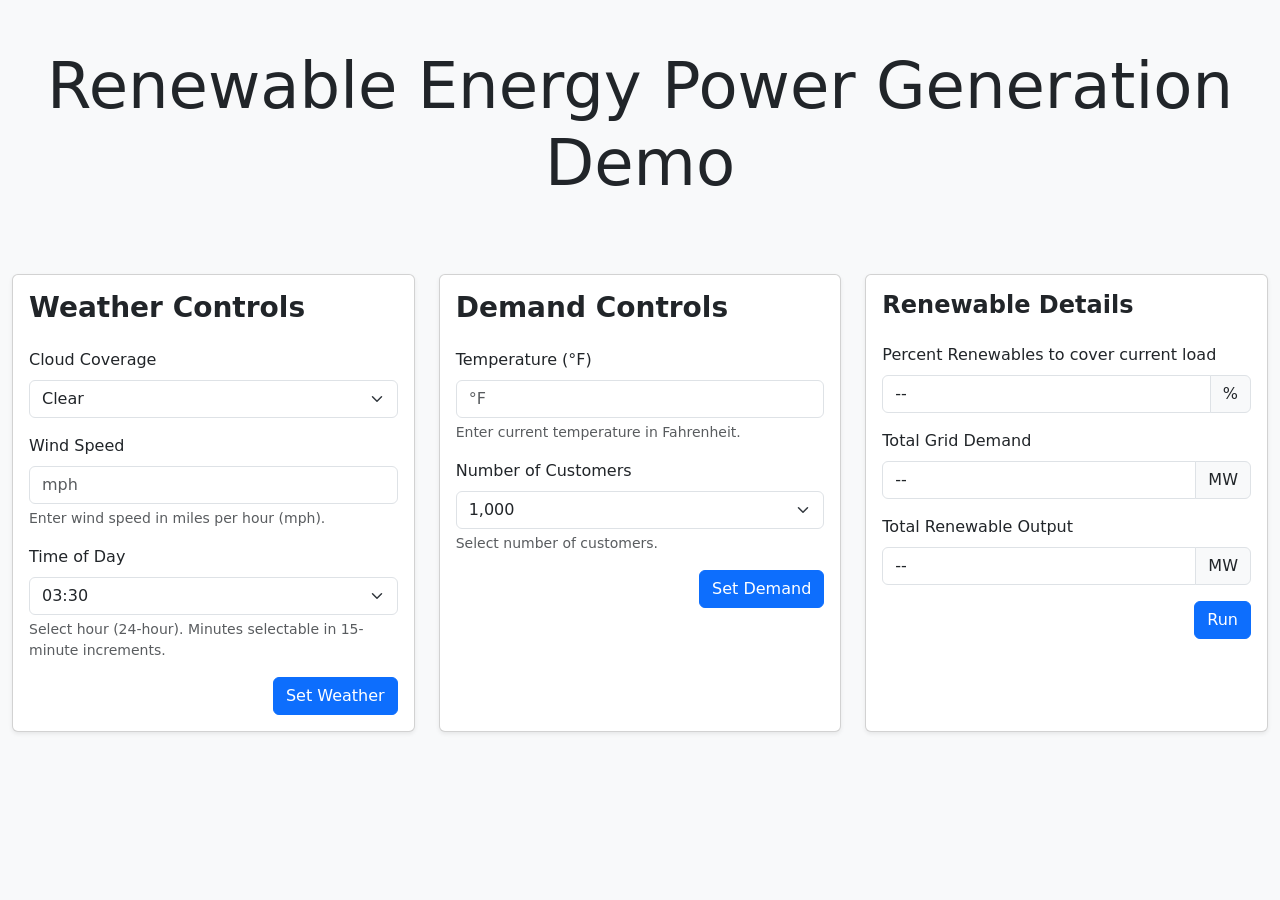
<file: demand-forecast/website/index.html>
<!doctype html>
<html lang="en">
  <head>
    <meta charset="utf-8">
    <meta name="viewport" content="width=device-width, initial-scale=1">
    <title>Weather & Renewable Details</title>
    <!-- Bootstrap CSS -->
    <link href="https://cdn.jsdelivr.net/npm/bootstrap@5.3.2/dist/css/bootstrap.min.css" rel="stylesheet">
    <!-- Custom styles -->
    <link href="main.css" rel="stylesheet">
  </head>
  <body>
    <div class="container-fluid py-5">
      <!-- Page Title -->
      <div class="row mb-5">
        <div class="col-12">
          <h1 class="display-3 text-center mb-4">Renewable Energy Power Generation Demo</h1>
        </div>
      </div>

      <!-- All sections side by side -->
      <div class="row">
        <!-- Left Section: Weather Controls -->
        <div class="col-lg-4">
          <div class="card shadow-sm h-100">
            <div class="card-body">
              <h3 class="card-title mb-4">Weather Controls</h3>
              
              <form id="weatherForm" class="g-3">
                <div class="mb-3">
                  <label for="cloudCoverage" class="form-label">Cloud Coverage</label>
                  <select id="cloudCoverage" class="form-select" aria-label="Cloud Coverage select">
                    <option value="clear">Clear</option>
                    <option value="partly">Partly Cloudy</option>
                    <option value="mostly">Mostly Cloudy</option>
                    <option value="cloudy">Cloudy</option>
                  </select>
                </div>

                <div class="mb-3">
                  <label for="windSpeed" class="form-label">Wind Speed</label>
                  <input type="number" class="form-control" id="windSpeed" placeholder="mph" min="0" step="0.1" aria-describedby="windHelp">
                  <div id="windHelp" class="form-text">Enter wind speed in miles per hour (mph).</div>
                </div>

                <div class="mb-3">
                  <label for="timeOfDay" class="form-label">Time of Day</label>
                  <select id="timeOfDay" class="form-select" aria-describedby="timeHelp">
                    <!-- Options in 24-hour format with 15-minute increments -->
                    <!-- Generated as HH:MM from 00:00 to 23:45 -->
                    ${/* options inserted by server-side tool */ ''}
                  </select>
                  <div id="timeHelp" class="form-text">Select hour (24-hour). Minutes selectable in 15-minute increments.</div>
                </div>

                <div class="text-end">
                  <button type="button" id="setWeatherBtn" class="btn btn-primary">Set Weather</button>
                  <span id="weatherProgress" class="text-secondary ms-2" style="display: none;">
                    <div class="spinner-border spinner-border-sm me-1" role="status" aria-hidden="true"></div>
                    Processing...
                  </span>
                  <span id="weatherSaved" class="text-success ms-2" style="display: none;">Saved!</span>
                  <span id="weatherError" class="text-danger ms-2" style="display: none;">Error Saving</span>
                </div>
              </form>
            </div>
          </div>
        </div>

        <!-- Middle Section: Demand Controls -->
        <div class="col-lg-4">
          <div class="card shadow-sm h-100">
            <div class="card-body">
              <h3 class="card-title mb-4">Demand Controls</h3>
              
              <form id="demandForm" class="g-3">
                <div class="mb-3">
                  <label for="temperatureF" class="form-label">Temperature (°F)</label>
                  <input type="number" class="form-control" id="temperatureF" placeholder="°F" step="0.1" aria-describedby="tempHelp">
                  <div id="tempHelp" class="form-text">Enter current temperature in Fahrenheit.</div>
                </div>

                <div class="mb-3">
                  <label for="numCustomers" class="form-label">Number of Customers</label>
                  <select id="numCustomers" class="form-select" aria-describedby="customerHelp">
                    <option value="100">100</option>
                    <option value="500">500</option>
                    <option value="1000" selected>1,000</option>
                    <option value="2000">2,000</option>
                    <option value="5000">5,000</option>
                    <option value="10000">10,000</option>
                    <option value="50000">50,000</option>
                  </select>
                  <div id="customerHelp" class="form-text">Select number of customers.</div>
                </div>

                <div class="text-end">
                  <button type="button" id="setDemandBtn" class="btn btn-primary">Set Demand</button>
                  <span id="demandProgress" class="text-secondary ms-2" style="display: none;">
                    <div class="spinner-border spinner-border-sm me-1" role="status" aria-hidden="true"></div>
                    Processing...
                  </span>
                  <span id="demandSaved" class="text-success ms-2" style="display: none;">Saved!</span>
                  <span id="demandError" class="text-danger ms-2" style="display: none;">Save failed</span>
                </div>
              </form>
            </div>
          </div>
        </div>

        <!-- Right Section: Renewable Details -->
        <div class="col-lg-4">
          <div class="card shadow-sm h-100 position-relative">
            <!-- Processing overlay -->
            <div id="renewableOverlay" class="position-absolute top-0 start-0 w-100 h-100" style="display: none; align-items: center; justify-content: center; background-color: rgba(255, 255, 255, 0.8); z-index: 10;">
              <div class="text-center">
                <div class="spinner-border text-primary mb-3" role="status" aria-hidden="true" style="width: 3rem; height: 3rem;"></div>
                <div class="fw-bold text-secondary">Processing...</div>
              </div>
            </div>
            
            <div class="card-body">
              <h4 class="card-title mb-4">Renewable Details</h4>

              <div class="mb-3">
                <label for="percentRenewables" class="form-label">Percent Renewables to cover current load</label>
                <div class="input-group">
                  <input type="text" readonly class="form-control" id="percentRenewables" value="--" aria-label="Percent Renewables">
                  <span class="input-group-text">%</span>
                </div>
              </div>

              <div class="mb-3">
                <label for="totalGridDemand" class="form-label">Total Grid Demand</label>
                <div class="input-group">
                  <input type="text" readonly class="form-control" id="totalGridDemand" value="--" aria-label="Total Grid Demand">
                  <span class="input-group-text">MW</span>
                </div>
              </div>

              <div class="mb-3">
                <label for="totalRenewableOutput" class="form-label">Total Renewable Output</label>
                <div class="input-group">
                  <input type="text" readonly class="form-control" id="totalRenewableOutput" value="--" aria-label="Total Renewable Output">
                  <span class="input-group-text">MW</span>
                </div>
              </div>

              <div class="text-end">
                <button type="button" id="runBtn" class="btn btn-primary">Run</button>
                <span id="runError" class="text-danger ms-2" style="display: none;">Run failed</span>
              </div>

            </div>
          </div>
        </div>
      </div>

    </div>

    <!-- Optional JavaScript; choose one of the two! -->
    <!-- Bootstrap Bundle with Popper -->
    <script src="https://cdn.jsdelivr.net/npm/bootstrap@5.3.2/dist/js/bootstrap.bundle.min.js"></script>
    <script src="app.js"></script>
  </body>
</html>
</file>
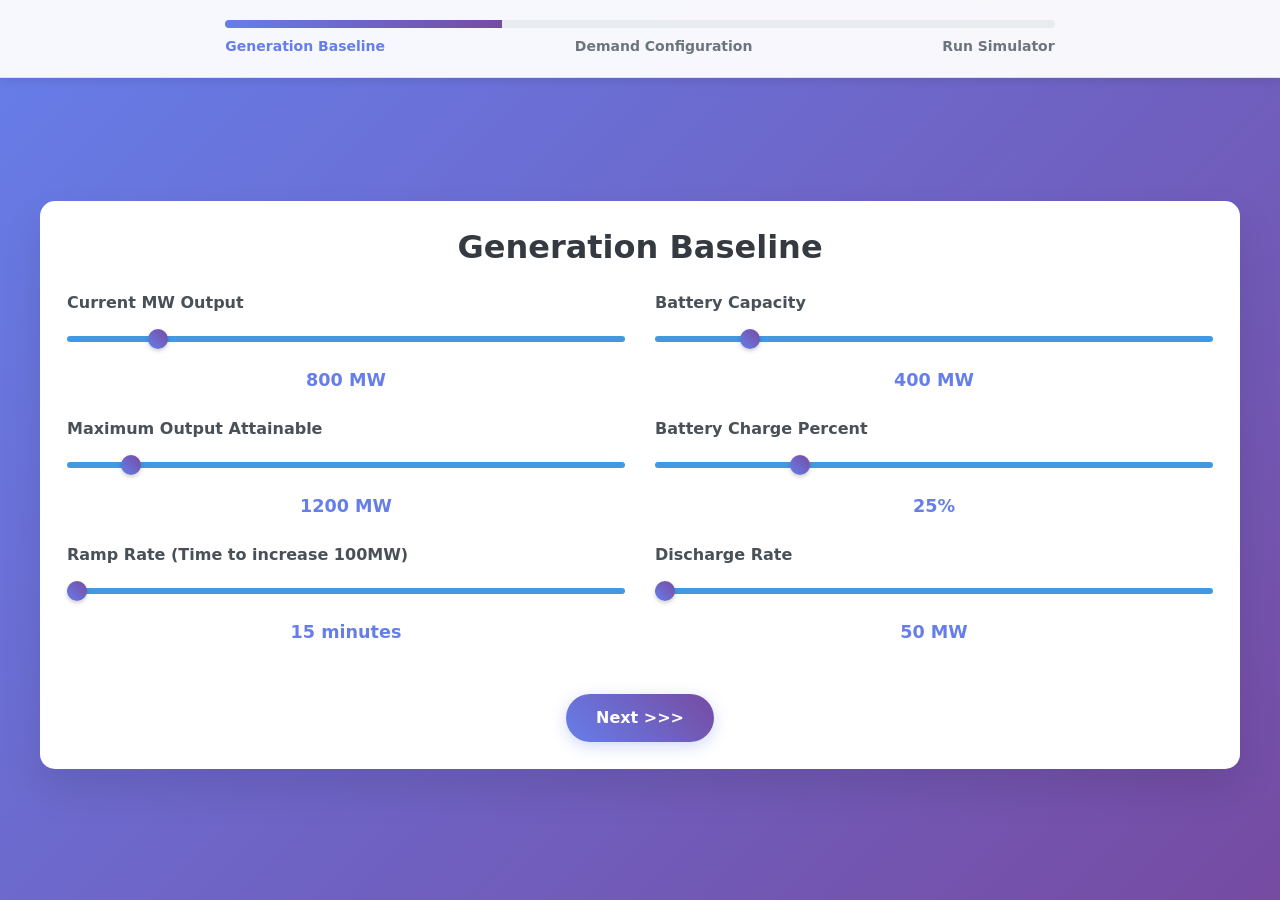
<file: grid-event-simulator/website/index.html>
<!DOCTYPE html>
<html lang="en">
<head>
    <meta charset="UTF-8">
    <meta name="viewport" content="width=device-width, initial-scale=1.0">
    <title>Grid Event Simulator</title>
    <!-- Bootstrap CSS -->
    <link href="https://cdn.jsdelivr.net/npm/bootstrap@5.3.0/dist/css/bootstrap.min.css" rel="stylesheet">
    <!-- Custom CSS -->
    <link href="app.css?v=1728071403" rel="stylesheet">
</head>
<body>
    <div class="container-fluid wizard-container">
        <!-- Fixed Progress Indicator at Top -->
        <div class="fixed-progress-container">
            <div class="container-fluid">
                <div class="row justify-content-center">
                    <div class="col-11 col-lg-9 col-xl-8">
                        <div class="progress-container">
                            <div class="progress">
                                <div class="progress-bar progress-bar-striped" role="progressbar" style="width: 33.33%" aria-valuenow="33" aria-valuemin="0" aria-valuemax="100"></div>
                            </div>
                            <div class="step-labels mt-2">
                                <span class="step-label active">Generation Baseline</span>
                                <span class="step-label">Demand Configuration</span>
                                <span class="step-label">Run Simulator</span>
                            </div>
                        </div>
                    </div>
                </div>
            </div>
        </div>
        
        <div class="wizard-content">
            <div class="wizard-card">

                <!-- Step 1: Generation Baseline -->
                    <div id="step1" class="wizard-step active">
                        <h2 class="mb-4 text-center">Generation Baseline</h2>
                        <form id="generationForm">
                            <div class="row">
                                <!-- Column 1: Generation Controls -->
                                <div class="col-md-6">
                                    <!-- Current MW Output -->
                                    <div class="mb-4">
                                        <label for="currentOutput" class="form-label">Current MW Output</label>
                                        <div class="slider-container">
                                            <input type="range" class="form-range" id="currentOutput" 
                                                   min="500" max="2500" step="100" value="800">
                                            <div class="slider-value">
                                                <span id="currentOutputValue">800</span> MW
                                            </div>
                                        </div>
                                    </div>

                                    <!-- Maximum Output Attainable -->
                                    <div class="mb-4">
                                        <label for="maxOutput" class="form-label">Maximum Output Attainable</label>
                                        <div class="slider-container">
                                            <input type="range" class="form-range" id="maxOutput" 
                                                   min="1000" max="3000" step="100" value="1200">
                                            <div class="slider-value">
                                                <span id="maxOutputValue">1200</span> MW
                                            </div>
                                        </div>
                                        <div id="maxOutputError" class="text-danger small mt-1" style="display: none;">
                                            Maximum output must be greater than or equal to current output
                                        </div>
                                    </div>

                                    <!-- Ramp Rate -->
                                    <div class="mb-4">
                                        <label for="rampRate" class="form-label">Ramp Rate (Time to increase 100MW)</label>
                                        <div class="slider-container">
                                            <input type="range" class="form-range" id="rampRate" 
                                                   min="15" max="60" step="15" value="15">
                                            <div class="slider-value">
                                                <span id="rampRateValue">15</span> minutes
                                            </div>
                                        </div>
                                    </div>
                                </div>

                                <!-- Column 2: Battery Controls -->
                                <div class="col-md-6">
                                    <!-- Battery Capacity -->
                                    <div class="mb-4">
                                        <label for="batteryCapacity" class="form-label">Battery Capacity</label>
                                        <div class="slider-container">
                                            <input type="range" class="form-range" id="batteryCapacity" 
                                                   min="100" max="2000" step="100" value="400">
                                            <div class="slider-value">
                                                <span id="batteryCapacityValue">400</span> MW
                                            </div>
                                        </div>
                                    </div>

                                    <!-- Battery Charge Percent -->
                                    <div class="mb-4">
                                        <label for="batteryCharge" class="form-label">Battery Charge Percent</label>
                                        <div class="slider-container">
                                            <input type="range" class="form-range" id="batteryCharge" 
                                                   min="0" max="100" step="5" value="25">
                                            <div class="slider-value">
                                                <span id="batteryChargeValue">25</span>%
                                            </div>
                                        </div>
                                    </div>

                                    <!-- Discharge Rate -->
                                    <div class="mb-4">
                                        <label for="dischargeRate" class="form-label">Discharge Rate</label>
                                        <div class="slider-container">
                                            <input type="range" class="form-range" id="dischargeRate" 
                                                   min="50" max="100" step="5" value="50">
                                            <div class="slider-value">
                                                <span id="dischargeRateValue">50</span> MW
                                            </div>
                                        </div>
                                    </div>
                                </div>
                            </div>

                            <!-- Next Button -->
                            <div class="text-center mt-4">
                                <button type="button" id="nextStep1" class="btn btn-primary">Next >>></button>
                            </div>
                        </form>
                    </div>

                    <!-- Step 2: Demand Configuration -->
                    <div id="step2" class="wizard-step">
                        <h2 class="mb-4 text-center">Demand Configuration</h2>
                        <form id="demandForm">
                            <div class="row">
                                <!-- Residential Customers -->
                                <div class="col-md-6 mb-4">
                                    <label for="residential" class="form-label"># of Residential Customers</label>
                                    <div class="slider-container">
                                        <input type="range" class="form-range" id="residential" 
                                               min="10000" max="200000" step="10000" value="20000">
                                        <div class="slider-value">
                                            <span id="residentialValue">20000</span> customers
                                        </div>
                                    </div>
                                </div>

                                <!-- Commercial Customers -->
                                <div class="col-md-6 mb-4">
                                    <label for="commercial" class="form-label"># of Commercial Customers</label>
                                    <div class="slider-container">
                                        <input type="range" class="form-range" id="commercial" 
                                               min="1000" max="10000" step="100" value="2000">
                                        <div class="slider-value">
                                            <span id="commercialValue">2000</span> customers
                                        </div>
                                    </div>
                                </div>
                            </div>

                            <div class="row">
                                <!-- Temperature -->
                                <div class="col-md-6 mb-4">
                                    <label for="temperature" class="form-label">Current Temperature</label>
                                    <div class="slider-container">
                                        <input type="range" class="form-range" id="temperature" 
                                               min="50" max="120" step="5" value="65">
                                        <div class="slider-value">
                                            <span id="temperatureValue">65</span>°F
                                        </div>
                                    </div>
                                </div>
                            </div>

                            <!-- Navigation Buttons -->
                            <div class="text-center mt-4">
                                <button type="button" id="prevStep2" class="btn btn-secondary me-2"><<< Previous</button>
                                <button type="button" id="nextStep2" class="btn btn-primary">Next >>></button>
                            </div>
                        </form>
                    </div>

                    <!-- Step 3: Run Simulator -->
                    <div id="step3" class="wizard-step">
                        <h2 class="mb-4 text-center">Run Simulator</h2>
                        
                        <div class="row">
                            <!-- Left Column: Baseline Information -->
                            <div class="col-md-4">
                                <div class="baseline-info">
                                    <h4 class="baseline-title mb-3">Baseline Information</h4>
                                    
                                    <!-- Generation Baseline -->
                                    <div class="info-section mb-4">
                                        <h5 class="info-section-title">Generation</h5>
                                        <div class="info-item">
                                            <span class="info-label">Current Output:</span>
                                            <span class="info-value" id="displayCurrentOutput">800 MW</span>
                                        </div>
                                        <div class="info-item">
                                            <span class="info-label">Maximum Output:</span>
                                            <span class="info-value" id="displayMaxOutput">1200 MW</span>
                                        </div>
                                        <div class="info-item">
                                            <span class="info-label">Ramp Rate:</span>
                                            <span class="info-value" id="displayRampRate">15 minutes</span>
                                        </div>
                                    </div>
                                    
                                    <!-- Battery Configuration -->
                                    <div class="info-section mb-4">
                                        <h5 class="info-section-title">Battery</h5>
                                        <div class="info-item">
                                            <span class="info-label">Battery Capacity:</span>
                                            <span class="info-value" id="displayBatteryCapacity">400 MW</span>
                                        </div>
                                        <div class="info-item">
                                            <span class="info-label">Battery Charge:</span>
                                            <span class="info-value" id="displayBatteryCharge">25%</span>
                                        </div>
                                        <div class="info-item">
                                            <span class="info-label">Discharge Rate:</span>
                                            <span class="info-value" id="displayDischargeRate">50 MW</span>
                                        </div>
                                    </div>
                                    
                                    <!-- Demand Configuration -->
                                    <div class="info-section mb-4">
                                        <h5 class="info-section-title">Demand</h5>
                                        <div class="info-item">
                                            <span class="info-label">Residential:</span>
                                            <span class="info-value" id="displayResidential">20,000 customers</span>
                                        </div>
                                        <div class="info-item">
                                            <span class="info-label">Commercial:</span>
                                            <span class="info-value" id="displayCommercial">2,000 customers</span>
                                        </div>
                                        <div class="info-item">
                                            <span class="info-label">Temperature:</span>
                                            <span class="info-value" id="displayTemperature">65°F</span>
                                        </div>
                                    </div>
                                </div>
                            </div>
                            
                            <!-- Right Column: Simulation Parameters -->
                            <div class="col-md-8">
                                <div class="simulation-params">
                                    <h4 class="simulation-title mb-4">Simulation Parameters</h4>
                                    
                                    <!-- Simulation Tabs -->
                                    <ul class="nav nav-tabs" id="simulationTabs" role="tablist">
                                        <li class="nav-item" role="presentation">
                                            <button class="nav-link active" id="demand-spike-tab" data-bs-toggle="tab" 
                                                    data-bs-target="#demand-spike" type="button" role="tab" 
                                                    aria-controls="demand-spike" aria-selected="true">
                                                Demand Spike
                                            </button>
                                        </li>
                                        <li class="nav-item" role="presentation">
                                            <button class="nav-link" id="output-reduction-tab" data-bs-toggle="tab" 
                                                    data-bs-target="#output-reduction" type="button" role="tab" 
                                                    aria-controls="output-reduction" aria-selected="false">
                                                Output Reduction
                                            </button>
                                        </li>
                                    </ul>
                                    
                                    <div class="tab-content" id="simulationTabContent">
                                        <!-- Demand Spike Tab -->
                                        <div class="tab-pane fade show active" id="demand-spike" role="tabpanel" 
                                             aria-labelledby="demand-spike-tab">
                                            <div class="tab-content-inner">
                                                <!-- Demand Spike Parameters -->
                                                <div class="parameters-section">
                                                    <div class="row mb-3">
                                                        <!-- Peak Temperature -->
                                                        <div class="col-md-4 mb-2">
                                                            <label for="peakTemperature" class="form-label small">Peak Temperature</label>
                                                            <div class="slider-container-small">
                                                                <input type="range" class="form-range" id="peakTemperature" 
                                                                       min="65" max="150" step="5" value="85">
                                                                <div class="slider-value-small">
                                                                    <span id="peakTemperatureValue">85</span>°F
                                                                </div>
                                                            </div>
                                                        </div>

                                                        <!-- Duration -->
                                                        <div class="col-md-4 mb-2">
                                                            <label for="duration" class="form-label small">Duration</label>
                                                            <div class="slider-container-small">
                                                                <input type="range" class="form-range" id="duration" 
                                                                       min="15" max="600" step="15" value="30">
                                                                <div class="slider-value-small">
                                                                    <span id="durationValue">30</span>
                                                                </div>
                                                            </div>
                                                        </div>
                                                    </div>
                                                    
                                                </div>


                                            </div>
                                        </div>
                                        
                                        <!-- Output Reduction Tab -->
                                        <div class="tab-pane fade" id="output-reduction" role="tabpanel" 
                                             aria-labelledby="output-reduction-tab">
                                            <div class="tab-content-inner">
                                                <div class="parameters-section">
                                                    <div class="row">
                                                        <!-- Output Reduction Percentage -->
                                                        <div class="col-md-6">
                                                            <label for="outputReduction" class="form-label small">Output Reduction Percentage</label>
                                                            <div class="slider-container-small">
                                                                <input type="range" class="form-range" id="outputReduction" 
                                                                       min="10" max="90" step="5" value="10">
                                                                <div class="slider-value-small">
                                                                    <span id="outputReductionValue">10</span>%
                                                                </div>
                                                            </div>
                                                        </div>
                                                        
                                                        <!-- Output Reduction Duration -->
                                                        <div class="col-md-6">
                                                            <label for="outputReductionDuration" class="form-label small">Duration</label>
                                                            <div class="slider-container-small">
                                                                <input type="range" class="form-range" id="outputReductionDuration" 
                                                                       min="15" max="600" step="15" value="60">
                                                                <div class="slider-value-small">
                                                                    <span id="outputReductionDurationValue">1 hour</span>
                                                                </div>
                                                            </div>
                                                        </div>
                                                    </div>
                                                </div>


                                            </div>
                                        </div>
                                    </div>
                                    
                                    <!-- Busy Indicator and Results -->
                                    <div class="text-center mt-3" id="simulationStatus">
                                        <!-- Busy indicator (hidden by default) -->
                                        <div id="busyIndicator" class="d-none">
                                            <div class="spinner-border text-primary" role="status">
                                                <span class="visually-hidden">Loading...</span>
                                            </div>
                                            <p class="mt-2 text-muted">Running simulation...</p>
                                        </div>
                                        
                                        <!-- View Results button (hidden by default) -->
                                        <button type="button" id="viewResultsBtn" class="btn btn-primary d-none">View Results</button>
                                    </div>
                                </div>
                            </div>
                        </div>
                        
                        <!-- Navigation -->
                        <div class="text-center mt-4">
                            <button type="button" id="prevStep3" class="btn btn-secondary me-2"><<< Previous</button>
                            <button type="button" class="btn btn-success btn-run-simulation">Run Simulation</button>
                        </div>
                    </div>
                </div>
        </div>
    </div>

    <!-- Results Modal -->
    <div class="modal fade" id="resultsModal" tabindex="-1" aria-labelledby="resultsModalLabel" aria-hidden="true">
        <div class="modal-dialog modal-lg modal-dialog-centered">
            <div class="modal-content">
                <div class="modal-header">
                    <h5 class="modal-title" id="resultsModalLabel">Simulation Results</h5>
                    <button type="button" class="btn-close" data-bs-dismiss="modal" aria-label="Close"></button>
                </div>
                <div class="modal-body">
                    <div id="resultsContent" class="markdown-content"></div>
                </div>
                <div class="modal-footer justify-content-center">
                    <button type="button" class="btn btn-primary" data-bs-dismiss="modal">Close</button>
                </div>
            </div>
        </div>
    </div>

    <!-- Bootstrap JavaScript -->
    <script src="https://cdn.jsdelivr.net/npm/bootstrap@5.3.0/dist/js/bootstrap.bundle.min.js"></script>
    <!-- Custom JavaScript -->
    <script src="app.js?v=1728071403"></script>
</body>
</html>
</file>
<file: demand-forecast/website/main.css>
/* main.css - custom styles for the Weather & Renewable Details page */

/* Light page background and spacing tweaks */
body {
  background-color: #f8f9fa;
}

/* Slightly bolder card titles for clarity */
.card-title {
  font-weight: 600;
}

/* Small visual tweak for the status badge dot */
.badge.rounded-circle {
  line-height: 0.5;
}
</file>
<file: grid-event-simulator/website/app.css>
/* Wizard Container Styles */
.wizard-container {
    min-height: 100vh;
    background: linear-gradient(135deg, #667eea 0%, #764ba2 100%);
    padding: 0;
    display: flex;
    flex-direction: column;
}

.wizard-content {
    flex: 1;
    display: flex;
    align-items: center;
    justify-content: center;
    padding: 5px 15px;
    margin-top: 80px; /* Space for fixed progress bar */
    min-height: calc(100vh - 90px); /* 80px for progress bar + 10px total margins */
    max-height: calc(100vh - 90px);
    overflow: hidden;
}

.wizard-card {
    background: white;
    border-radius: 15px;
    box-shadow: 0 20px 40px rgba(0, 0, 0, 0.1);
    padding: 27px;
    width: 100%;
    max-width: 1200px;
    max-height: 100%;
    overflow-y: auto;
    margin: 0 auto;
}

/* Column Spacing for Generation Baseline and Demand Configuration */
#step1 .col-md-6,
#step2 .col-md-6 {
    padding-left: 15px;
    padding-right: 15px;
}

#step1 .row,
#step2 .row {
    margin-left: -15px;
    margin-right: -15px;
}

/* Fixed Progress Indicator Styles */
.fixed-progress-container {
    position: fixed;
    top: 0;
    left: 0;
    right: 0;
    z-index: 1000;
    background: rgba(255, 255, 255, 0.95);
    backdrop-filter: blur(10px);
    padding: 20px 0;
    box-shadow: 0 2px 10px rgba(0, 0, 0, 0.1);
    border-bottom: 1px solid rgba(102, 126, 234, 0.2);
}

/* Progress Indicator Styles */
.progress-container {
    margin-bottom: 0;
}

.progress {
    height: 8px;
    border-radius: 4px;
    background-color: #e9ecef;
}

.progress-bar {
    background: linear-gradient(90deg, #667eea 0%, #764ba2 100%);
    transition: width 0.3s ease;
}

.step-labels {
    display: flex;
    justify-content: space-between;
    font-size: 0.875rem;
    font-weight: 600;
}

.step-label {
    color: #6c757d;
    transition: color 0.3s ease;
}

.step-label.active {
    color: #667eea;
}

/* Wizard Step Styles */
.wizard-step {
    display: none;
    animation: fadeIn 0.3s ease-in;
}

.wizard-step.active {
    display: block;
}

@keyframes fadeIn {
    from {
        opacity: 0;
        transform: translateY(20px);
    }
    to {
        opacity: 1;
        transform: translateY(0);
    }
}

/* Form Styles */
.form-label {
    font-weight: 600;
    color: #495057;
    margin-bottom: 0.75rem;
}

/* Slider Styles */
.slider-container {
    position: relative;
    margin-bottom: 1rem;
}

.form-range {
    width: 100%;
    margin-bottom: 0.5rem;
    cursor: pointer;
    -webkit-appearance: none;
    appearance: none;
    background: transparent;
    outline: none;
}

.form-range::-webkit-slider-thumb {
    background: linear-gradient(45deg, #667eea, #764ba2) !important;
    border: none;
    border-radius: 50%;
    width: 20px;
    height: 20px;
    cursor: pointer;
    box-shadow: 0 2px 4px rgba(0, 0, 0, 0.2);
    -webkit-appearance: none;
    appearance: none;
    margin-top: -7px; /* Centers the thumb on the track */
}

.form-range::-moz-range-thumb {
    background: linear-gradient(45deg, #667eea, #764ba2) !important;
    border: none;
    border-radius: 50%;
    width: 20px;
    height: 20px;
    cursor: pointer;
    box-shadow: 0 2px 4px rgba(0, 0, 0, 0.2);
    -moz-appearance: none;
    appearance: none;
}

.form-range::-webkit-slider-track {
    background: #4299e1 !important;
    background-color: #4299e1 !important;
    height: 6px;
    border-radius: 3px;
    -webkit-appearance: none;
    appearance: none;
    border: none;
    outline: none;
}

.form-range::-webkit-slider-runnable-track {
    background: #4299e1 !important;
    background-color: #4299e1 !important;
    height: 6px;
    border-radius: 3px;
    -webkit-appearance: none;
    appearance: none;
    border: none;
    outline: none;
}

.form-range::-moz-range-track {
    background: #4299e1 !important;
    background-color: #4299e1 !important;
    height: 6px;
    border-radius: 3px;
    border: none;
    outline: none;
    -moz-appearance: none;
    appearance: none;
}

.form-range::-ms-track {
    background: #4299e1 !important;
    background-color: #4299e1 !important;
    height: 6px;
    border-radius: 3px;
    border: none;
    outline: none;
}

.slider-value {
    text-align: center;
    font-weight: 600;
    color: #667eea;
    font-size: 1.1rem;
    margin-top: 0.5rem;
}

/* Button Styles */
.btn-primary {
    background: linear-gradient(45deg, #667eea, #764ba2);
    border: none;
    padding: 12px 30px;
    font-weight: 600;
    border-radius: 25px;
    transition: all 0.3s ease;
    box-shadow: 0 4px 15px rgba(102, 126, 234, 0.3);
}

.btn-primary:hover {
    transform: translateY(-2px);
    box-shadow: 0 6px 20px rgba(102, 126, 234, 0.4);
}

.btn-secondary {
    background: #6c757d;
    border: none;
    padding: 12px 30px;
    font-weight: 600;
    border-radius: 25px;
    transition: all 0.3s ease;
}

.btn-secondary:hover {
    background: #5a6268;
    transform: translateY(-2px);
}

.btn-success {
    background: linear-gradient(45deg, #28a745, #20c997);
    border: none;
    padding: 12px 30px;
    font-weight: 600;
    border-radius: 25px;
    transition: all 0.3s ease;
    box-shadow: 0 4px 15px rgba(40, 167, 69, 0.3);
}

.btn-success:hover {
    transform: translateY(-2px);
    box-shadow: 0 6px 20px rgba(40, 167, 69, 0.4);
}

/* Responsive Design */
@media (max-width: 768px) {
    .wizard-content {
        padding: 5px 10px;
        margin-top: 100px; /* Extra space for mobile progress bar */
        min-height: calc(100vh - 110px);
        max-height: calc(100vh - 110px);
    }
    
    .wizard-card {
        padding: 20px;
        margin: 0;
        max-height: 100%;
        overflow-y: auto;
    }
    
    .fixed-progress-container {
        padding: 15px 0;
    }
    
    .step-labels {
        font-size: 0.75rem;
    }
    
    .btn {
        width: 100%;
        margin-bottom: 10px;
    }
    
    .btn:not(:last-child) {
        margin-right: 0 !important;
    }
}

@media (max-width: 576px) {
    .step-labels {
        font-size: 0.7rem;
    }
    
    .progress-container {
        padding: 0 10px;
    }
}

/* Error Message Styles */
.text-danger {
    font-size: 0.875rem;
    margin-top: 0.25rem;
}

/* Step Title Styles */
h2 {
    color: #343a40;
    font-weight: 700;
    margin-bottom: 1rem;
}

/* Subsection Styles */
.subsection {
    background: #f8f9fa;
    border-radius: 10px;
    padding: 25px;
    border-left: 4px solid #667eea;
    box-shadow: 0 2px 8px rgba(0, 0, 0, 0.05);
    transition: all 0.3s ease;
}

.subsection:hover {
    box-shadow: 0 4px 15px rgba(0, 0, 0, 0.1);
}

.subsection-title {
    color: #495057;
    font-weight: 600;
    font-size: 1.25rem;
    margin-bottom: 1.5rem;
    display: flex;
    align-items: center;
}

.subsection-title::before {
    content: '';
    width: 8px;
    height: 8px;
    background: linear-gradient(45deg, #667eea, #764ba2);
    border-radius: 50%;
    margin-right: 12px;
    display: inline-block;
}

/* Simulator Styles */
.baseline-info {
    background: #f8f9fa;
    border-radius: 12px;
    padding: 15px;
    border: 1px solid #e9ecef;
    height: fit-content;
    box-shadow: 0 2px 10px rgba(0, 0, 0, 0.05);
    display: flex;
    flex-direction: column;
}

.baseline-info .text-center {
    margin-top: auto;
    padding-top: 0.5rem;
}

.baseline-title {
    color: #343a40;
    font-weight: 600;
    font-size: 1.2rem;
    margin-bottom: 1rem;
    text-align: center;
    border-bottom: 2px solid #667eea;
    padding-bottom: 0.5rem;
}

.info-section {
    margin-bottom: 1rem;
}

.info-section-title {
    color: #495057;
    font-weight: 600;
    font-size: 1rem;
    margin-bottom: 0.75rem;
    text-transform: uppercase;
    letter-spacing: 0.5px;
    font-size: 0.9rem;
}

.info-item {
    display: flex;
    justify-content: space-between;
    align-items: center;
    padding: 0.5rem 0;
    border-bottom: 1px solid #e9ecef;
}

.info-item:last-child {
    border-bottom: none;
}

.info-label {
    color: #6c757d;
    font-weight: 500;
    font-size: 0.9rem;
}

.info-value {
    color: #495057;
    font-weight: 600;
    font-size: 0.9rem;
}

.simulation-params {
    background: white;
    border-radius: 12px;
    padding: 15px;
    border: 1px solid #e9ecef;
    box-shadow: 0 2px 10px rgba(0, 0, 0, 0.05);
}

.simulation-title {
    color: #343a40;
    font-weight: 600;
    font-size: 1.2rem;
    margin-bottom: 1rem;
}

/* Tab Styles */
.nav-tabs {
    border-bottom: 2px solid #e9ecef;
    margin-bottom: 1rem;
}

.nav-tabs .nav-link {
    color: #6c757d;
    font-weight: 500;
    border: none;
    border-bottom: 3px solid transparent;
    padding: 0.75rem 1.5rem;
    transition: all 0.3s ease;
}

.nav-tabs .nav-link:hover {
    color: #667eea;
    border-color: transparent;
    background: none;
}

.nav-tabs .nav-link.active {
    color: #667eea;
    background: none;
    border-color: #667eea;
    font-weight: 600;
}

.tab-content-inner {
    padding: 0;
    height: auto;
    min-height: 150px;
    display: flex;
    flex-direction: column;
}

/* Parameters Section - Top 40% */
.parameters-section {
    flex: 0 0 40%;
    height: 120px;
}

/* Smaller slider styling for parameters */
.slider-container-small {
    position: relative;
    margin-bottom: 0.5rem;
}

.slider-value-small {
    text-align: center;
    font-weight: 600;
    color: #667eea;
    font-size: 0.9rem;
    margin-top: 0.25rem;
}

.form-label.small {
    font-size: 0.85rem;
    margin-bottom: 0.5rem;
}



/* Run Simulation Button */
.btn-run-simulation {
    background: linear-gradient(45deg, #28a745, #20c997);
    border: none;
    padding: 12px 40px;
    font-weight: 600;
    border-radius: 25px;
    font-size: 1.1rem;
    transition: all 0.3s ease;
    box-shadow: 0 4px 15px rgba(40, 167, 69, 0.3);
    text-transform: uppercase;
    letter-spacing: 0.5px;
}

.btn-run-simulation:hover {
    background: linear-gradient(45deg, #218838, #1e7e34);
    transform: translateY(-2px);
    box-shadow: 0 6px 20px rgba(40, 167, 69, 0.4);
}

/* Responsive adjustments for simulator */
@media (max-width: 768px) {
    .baseline-info {
        margin-bottom: 2rem;
    }
    
    .info-item {
        flex-direction: column;
        align-items: flex-start;
        gap: 0.25rem;
    }
    
    .tab-content-inner {
        padding: 0.5rem 0.25rem;
        min-height: 100px;
    }
}

/* Simulation Status Styles */
#simulationStatus {
    min-height: 60px;
    display: flex;
    align-items: center;
    justify-content: center;
}

#busyIndicator {
    display: flex;
    flex-direction: column;
    align-items: center;
    gap: 0.5rem;
}

#busyIndicator .spinner-border {
    width: 2rem;
    height: 2rem;
}

#viewResultsBtn {
    padding: 0.5rem 1.5rem;
    font-weight: 600;
}

/* Results Modal Styles */
.markdown-content {
    line-height: 1.6;
    color: #333;
}

.markdown-content h1 {
    font-size: 1.75rem;
    font-weight: 600;
    color: #2c3e50;
    margin-bottom: 1rem;
    padding-bottom: 0.5rem;
    border-bottom: 2px solid #e9ecef;
}

.markdown-content h2 {
    font-size: 1.5rem;
    font-weight: 600;
    color: #34495e;
    margin-top: 1.5rem;
    margin-bottom: 0.75rem;
}

.markdown-content h3 {
    font-size: 1.25rem;
    font-weight: 600;
    color: #495057;
    margin-top: 1.25rem;
    margin-bottom: 0.5rem;
}

.markdown-content p {
    margin-bottom: 1rem;
}

.markdown-content ul, .markdown-content ol {
    margin-bottom: 1rem;
    padding-left: 1.5rem;
}

.markdown-content li {
    margin-bottom: 0.25rem;
}

.markdown-content strong {
    font-weight: 600;
    color: #2c3e50;
}

.markdown-content em {
    font-style: italic;
    color: #6c757d;
}

.markdown-content code {
    background-color: #f8f9fa;
    color: #e83e8c;
    padding: 0.125rem 0.25rem;
    border-radius: 0.25rem;
    font-family: 'Courier New', Courier, monospace;
    font-size: 0.875em;
}

.markdown-content pre {
    background-color: #f8f9fa;
    border: 1px solid #e9ecef;
    border-radius: 0.375rem;
    padding: 1rem;
    overflow-x: auto;
    margin-bottom: 1rem;
}

.markdown-content pre code {
    background-color: transparent;
    color: #495057;
    padding: 0;
}

.markdown-content blockquote {
    border-left: 4px solid #007bff;
    padding-left: 1rem;
    margin: 1rem 0;
    color: #6c757d;
    font-style: italic;
}

.markdown-content table {
    width: 100%;
    border-collapse: collapse;
    margin-bottom: 1rem;
}

.markdown-content table th,
.markdown-content table td {
    border: 1px solid #dee2e6;
    padding: 0.5rem;
    text-align: left;
}

.markdown-content table th {
    background-color: #f8f9fa;
    font-weight: 600;
}

.markdown-content hr {
    margin: 1.5rem 0;
    border: 0;
    border-top: 1px solid #e9ecef;
}
</file>
